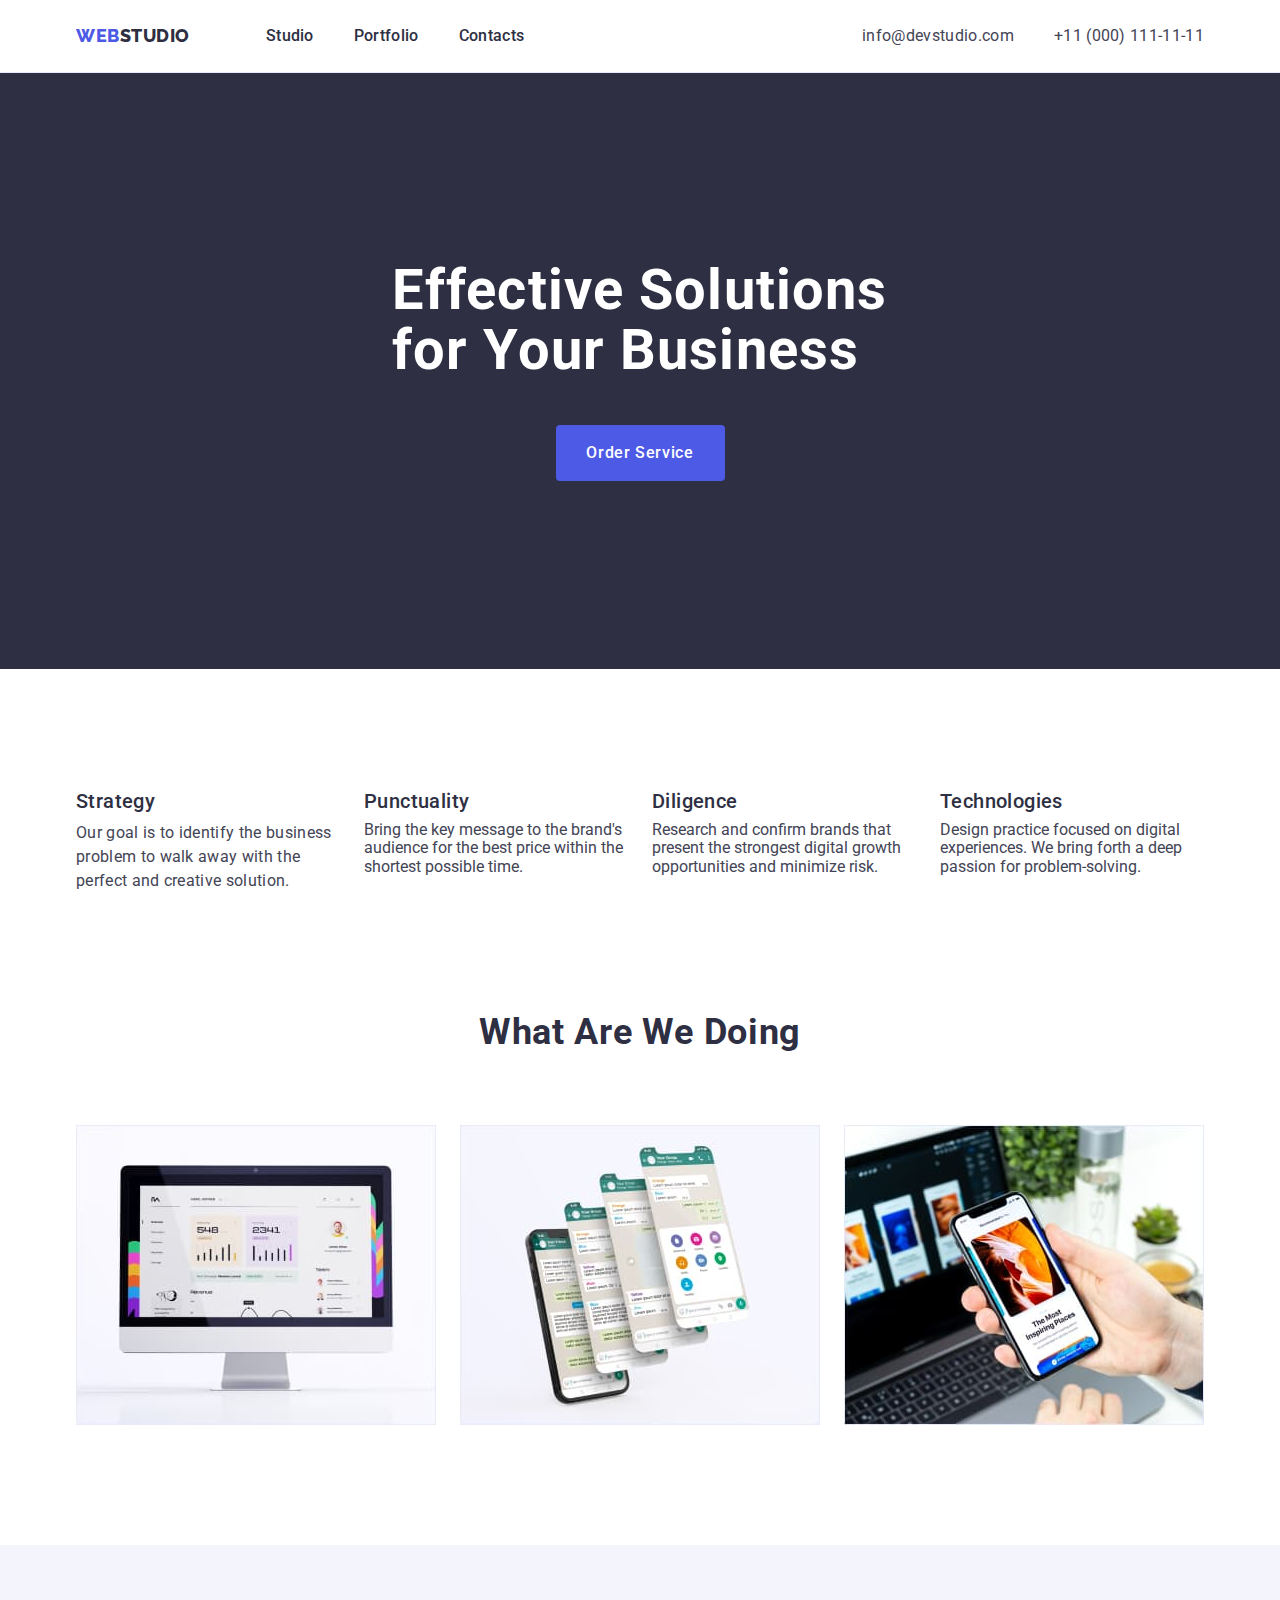
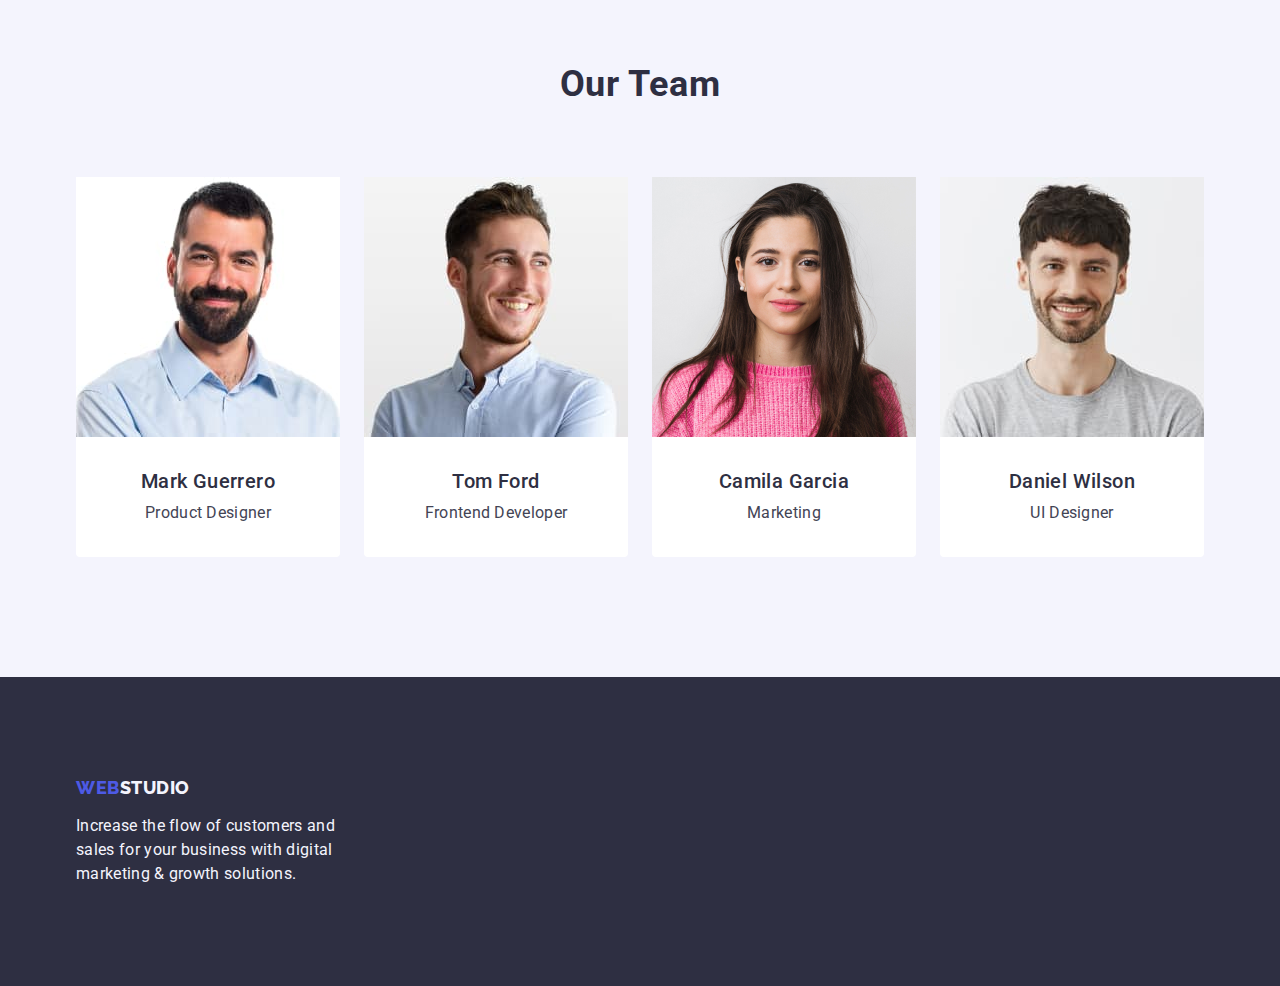
<file: index.html>
<!DOCTYPE html>
<html lang="en">
  <head>
    <meta charset="UTF-8" />
    <meta http-equiv="X-UA-Compatible" content="IE=edge" />
    <meta name="viewport" content="width=device-width, initial-scale=1.0" />
    <link rel="preconnect" href="https://fonts.googleapis.com" />
    <link rel="preconnect" href="https://fonts.gstatic.com" crossorigin />
    <link
      href="https://fonts.googleapis.com/css2?family=Inter:wght@400;700&family=Raleway:wght@800&family=Roboto:wght@400;500;700&display=swap"
      rel="stylesheet"
    />
    <link rel="stylesheet" href="./css/modern-normalize.min.css" />
    <link rel="stylesheet" href="./css/style.css" />
    <title>webstudio</title>
  </head>
  <body>
    <!-- HEADER -->
    <header class="header">
      <div class="header-container container">
        <nav class="navbar">
          <a class="navbar-logo link" href="./index.html">
            Web<span class="header-span">Studio</span>
          </a>
          <ul class="navbar-list list">
            <li class="navbar-item">
              <a class="navbar-link link" href="./index.html">Studio</a>
            </li>
            <li class="navbar-item">
              <a class="navbar-link link" href="./portfolio.html">Portfolio</a>
            </li>
            <li class="navbar-item">
              <a class="navbar-link link" href="">Contacts</a>
            </li>
          </ul>
        </nav>

        <address class="contact">
          <ul class="contact-list list">
            <li class="contact-item">
              <a class="contact-item-link link" href="mailto:info@devstudio.com"
                >info@devstudio.com</a
              >
            </li>
            <li class="contact-item">
              <a class="contact-item-link link" href="tel:+110001111111">+11 (000) 111-11-11</a>
            </li>
          </ul>
        </address>
      </div>
    </header>

    <!-- MAIN -->
    <main>
      <!-- HERO section -->
      <section class="hero">
        <div class="container">
          <h1 class="hero-title">Effective Solutions for Your Business</h1>
          <button class="hero-btn btn" type="button">Order Service</button>
        </div>
      </section>

      <!-- DESCRIPTION section-->
      <section class="about section">
        <div class="container">
          <h2 class="visually-hidden">About</h2>
          <ul class="about-list list">
            <li class="about-item">
              <h3 class="about-title">Strategy</h3>
              <p class="about-subtitle text">
                Our goal is to identify the business problem to walk away with the perfect and
                creative solution.
              </p>
            </li>
            <li class="about-item">
              <h3 class="about-title">Punctuality</h3>
              <p class="about-subtitle">
                Bring the key message to the brand's audience for the best price within the shortest
                possible time.
              </p>
            </li>
            <li class="about-item">
              <h3 class="about-title">Diligence</h3>
              <p class="about-subtitle">
                Research and confirm brands that present the strongest digital growth opportunities
                and minimize risk.
              </p>
            </li>
            <li class="about-item">
              <h3 class="about-title">Technologies</h3>
              <p class="about-subtitle">
                Design practice focused on digital experiences. We bring forth a deep passion for
                problem-solving.
              </p>
            </li>
          </ul>
        </div>
      </section>

      <!-- SCOPE section -->
      <section class="scope">
        <div class="container">
          <h2 class="section-title">What are we doing</h2>
          <ul class="scope-list list">
            <li class="scope-item">
              <img class="scope-img" src="./images/img1.jpg" alt="image" width="360" />
            </li>
            <li class="scope-item">
              <img class="scope-img" src="./images/img2.jpg" alt="image" width="360" />
            </li>
            <li class="scope-item">
              <img class="scope-img" src="./images/img3.jpg" alt="image" width="360" />
            </li>
          </ul>
        </div>
      </section>

      <!-- TEAM section -->
      <section class="team section">
        <div class="container">
          <h2 class="section-title">Our Team</h2>
          <ul class="team-list list">
            <li class="team-item">
              <img class="team-img" src="./images/photo1.jpg" alt="Mark Guerrero" width="264" />
              <div class="team-desc">
                <h3 class="team-subtitle">Mark Guerrero</h3>
                <p class="team-text text">Product Designer</p>
              </div>
            </li>
            <li class="team-item">
              <img class="team-img" src="./images/photo2.jpg" alt="Tom Ford" width="264" />
              <div class="team-desc">
                <h3 class="team-subtitle">Tom Ford</h3>
                <p class="team-text text">Frontend Developer</p>
              </div>
            </li>
            <li class="team-item">
              <img class="team-img" src="./images/photo3.jpg" alt="Camila Garcia" width="264" />
              <div class="team-desc">
                <h3 class="team-subtitle">Camila Garcia</h3>
                <p class="team-text text">Marketing</p>
              </div>
            </li>
            <li class="team-item">
              <img class="team-img" src="./images/photo4.jpg" alt="Daniel Wilson" width="264" />
              <div class="team-desc">
                <h3 class="team-subtitle">Daniel Wilson</h3>
                <p class="team-text text">UI Designer</p>
              </div>
            </li>
          </ul>
        </div>
      </section>
    </main>

    <!-- FOOTER section -->

    <footer class="footer">
      <div class="container">
        <a class="footer-logo link" href="./index.html"
          >Web<span class="footer-span">Studio</span></a
        >
        <p class="footer-text text">
          Increase the flow of customers and sales for your business with digital marketing & growth
          solutions.
        </p>
      </div>
    </footer>
  </body>
</html>
</file>
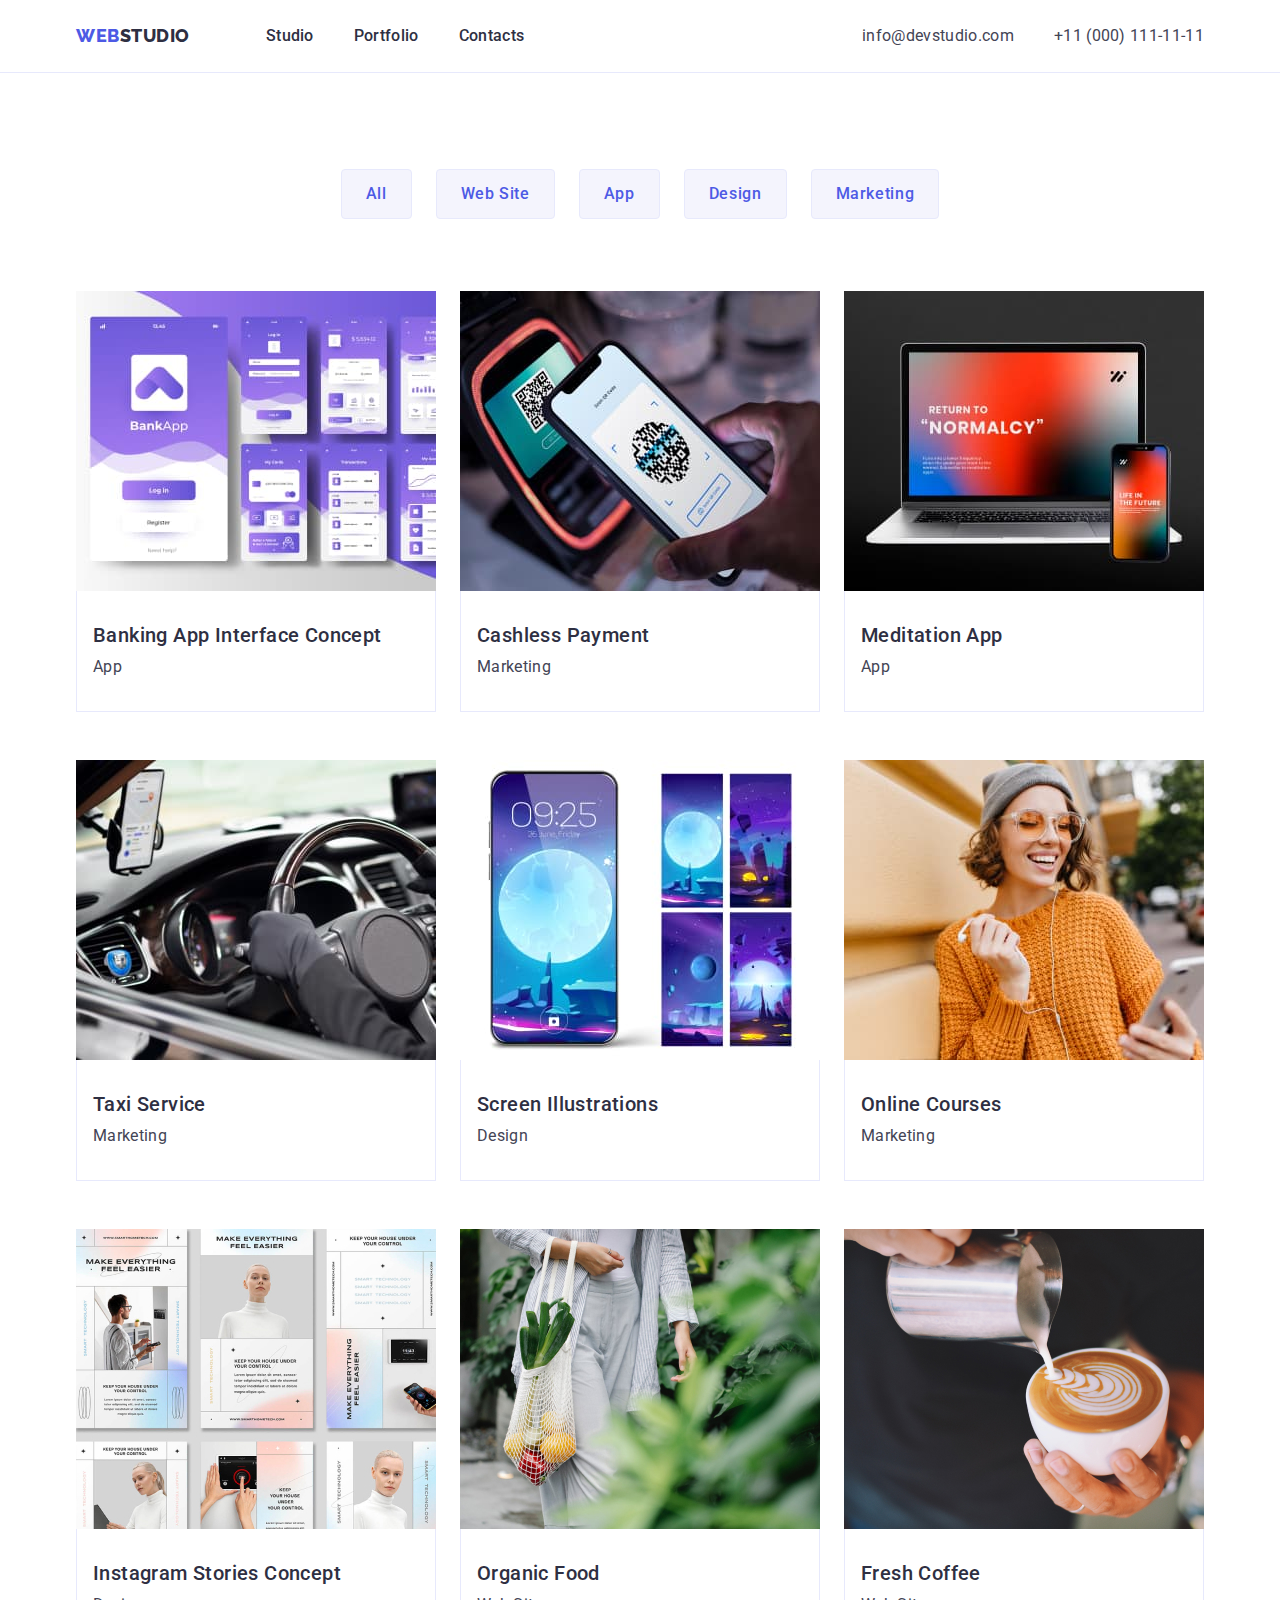
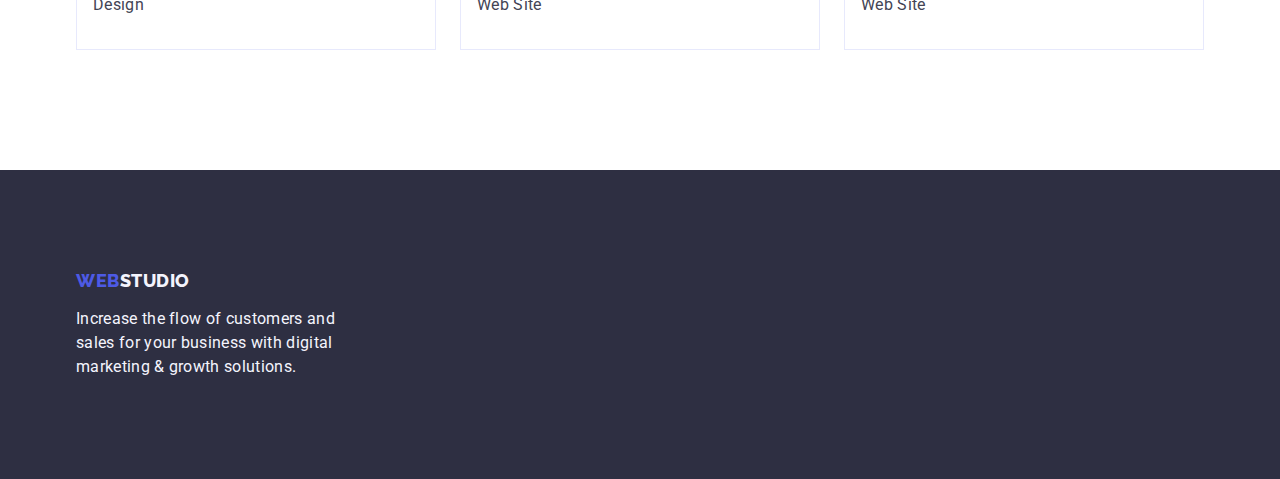
<file: portfolio.html>
<!DOCTYPE html>
<html lang="en">
  <head>
    <meta charset="UTF-8" />
    <meta http-equiv="X-UA-Compatible" content="IE=edge" />
    <meta name="viewport" content="width=device-width, initial-scale=1.0" />
    <link rel="preconnect" href="https://fonts.googleapis.com" />
    <link rel="preconnect" href="https://fonts.gstatic.com" crossorigin />
    <link
      href="https://fonts.googleapis.com/css2?family=Inter:wght@400;700&family=Raleway:wght@800&family=Roboto:wght@400;500;700&display=swap"
      rel="stylesheet"
    />
    <link rel="stylesheet" href="./css/modern-normalize.min.css" />
    <link rel="stylesheet" href="./css/style.css" />
    <title>Portfolio</title>
  </head>
  <body>
    <!-- HEADER -->

    <header class="header">
      <div class="header-container container">
        <nav class="navbar">
          <a class="navbar-logo link" href="./index.html"
            >Web<span class="header-span">Studio</span></a
          >
          <ul class="navbar-list list">
            <li class="navbar-item">
              <a class="navbar-link link" href="./index.html">Studio</a>
            </li>
            <li class="navbar-item">
              <a class="navbar-link link" href="./portfolio.html">Portfolio</a>
            </li>
            <li class="navbar-item">
              <a class="navbar-link link" href="">Contacts</a>
            </li>
          </ul>
        </nav>

        <address class="contact">
          <ul class="contact-list list">
            <li class="contact-item">
              <a class="contact-item-link link" href="mailto:info@devstudio.com"
                >info@devstudio.com</a
              >
            </li>
            <li class="contact-item">
              <a class="contact-item-link link" href="tel:+110001111111">+11 (000) 111-11-11</a>
            </li>
          </ul>
        </address>
      </div>
    </header>

    <main>
      <!-- MENU section -->
      <section class="menu section">
        <div class="container">
          <h1 class="visually-hidden">Choise</h1>
          <ul class="menu-btn-list list">
            <li class="menu-item">
              <button class="menu-btn btn" type="button">All</button>
            </li>
            <li class="menu-item">
              <button class="menu-btn btn" type="button">Web Site</button>
            </li>
            <li class="menu-item">
              <button class="menu-btn btn" type="button">App</button>
            </li>
            <li class="menu-item">
              <button class="menu-btn btn" type="button">Design</button>
            </li>
            <li class="menu-item">
              <button class="menu-btn btn" type="button">Marketing</button>
            </li>
          </ul>

          <ul class="menu-list list">
            <li class="menu-inner-list">
              <a href="" class="menu-inner-link link">
                <img class="menu-img" src="./images/img-row11.jpg" width="360" alt="image" />
                <div class="desc-container">
                  <h2 class="menu-title">Banking App Interface Concept</h2>
                  <p class="menu-desc text">App</p>
                </div>
              </a>
            </li>
            <li class="menu-inner-list">
              <a href="" class="menu-inner-link link">
                <img class="menu-img" src="./images/img-row12.jpg" width="360" alt="image" />
                <div class="desc-container">
                  <h2 class="menu-title">Cashless Payment</h2>
                  <p class="menu-desc text">Marketing</p>
                </div>
              </a>
            </li>
            <li class="menu-inner-list">
              <a href="" class="menu-inner-link link">
                <img class="menu-img" src="./images/img-row13.jpg" width="360" alt="image" />
                <div class="desc-container">
                  <h2 class="menu-title">Meditation App</h2>
                  <p class="menu-desc text">App</p>
                </div>
              </a>
            </li>
            <li class="menu-inner-list">
              <a href="" class="menu-inner-link link">
                <img class="menu-img" src="./images/img-row21.jpg" width="360" alt="image" />
                <div class="desc-container">
                  <h2 class="menu-title">Taxi Service</h2>
                  <p class="menu-desc text">Marketing</p>
                </div>
              </a>
            </li>
            <li class="menu-inner-list">
              <a href="" class="menu-inner-link link">
                <img class="menu-img" src="./images/img-row22.jpg" width="360" alt="image" />
                <div class="desc-container">
                  <h2 class="menu-title">Screen Illustrations</h2>
                  <p class="menu-desc text">Design</p>
                </div>
              </a>
            </li>
            <li class="menu-inner-list">
              <a href="" class="menu-inner-link link">
                <img class="menu-img" src="./images/img-row23.jpg" width="360" alt="image" />
                <div class="desc-container">
                  <h2 class="menu-title">Online Courses</h2>
                  <p class="menu-desc text">Marketing</p>
                </div>
              </a>
            </li>
            <li class="menu-inner-list">
              <a href="" class="menu-inner-link link">
                <img class="menu-img" src="./images/img-row31.jpg" width="360" alt="image" />
                <div class="desc-container">
                  <h2 class="menu-title">Instagram Stories Concept</h2>
                  <p class="menu-desc text">Design</p>
                </div>
              </a>
            </li>
            <li class="menu-inner-list">
              <a href="" class="menu-inner-link link">
                <img class="menu-img" src="./images/img-row32.jpg" width="360" alt="image" />
                <div class="desc-container">
                  <h2 class="menu-title">Organic Food</h2>
                  <p class="menu-desc text">Web Site</p>
                </div>
              </a>
            </li>
            <li class="menu-inner-list">
              <a href="" class="menu-inner-link link">
                <img class="menu-img" src="./images/img-row33.jpg" width="360" alt="image" />
                <div class="desc-container">
                  <h2 class="menu-title">Fresh Coffee</h2>
                  <p class="menu-desc text">Web Site</p>
                </div>
              </a>
            </li>
          </ul>
        </div>
      </section>
    </main>

    <footer class="footer">
      <div class="container">
        <a class="footer-logo link" href="./index.html"
          >Web<span class="footer-span">Studio</span></a
        >
        <p class="footer-text text">
          Increase the flow of customers and sales for your business with digital marketing & growth
          solutions.
        </p>
      </div>
    </footer>
  </body>
</html>
</file>
<file: css/style.css>
:root {
  /* Fonts */
  --font-primary: 'Roboto', sans-serif;

  /* Color */
  --color-main: #2e2f42;
  --body-text: #434455;
  --color-bg: #f4f4fd;
  --color-button: #4d5ae5;
}
body {
  font-family: var(--font-primary);
  background-color: #fff;
  color: var(--body-text);
}

/* reset start */
h1,
h2,
h3,
h4,
h5,
h6,
p {
  margin: 0;
}
img {
  display: block;
  max-width: 100%;
}
.list {
  list-style: none;
  margin: 0;
  padding: 0;
}
.link {
  text-decoration: none;
}
button {
  cursor: pointer;
}
.btn {
  font-family: 'Roboto', sans-serif;
  font-weight: 500;
  font-size: 16px;
  line-height: 1.5;
  letter-spacing: 0.04em;
  border-radius: 4px;
}
.text {
  font-weight: 400;
  line-height: 1.5;
  font-size: 16px;
  letter-spacing: 0.02em;
}
.visually-hidden {
  position: absolute;
  width: 1px;
  height: 1px;
  margin: -1px;
  border: 0;
  padding: 0;

  white-space: nowrap;
  clip-path: inset(100%);
  clip: rect(0 0 0 0);
  overflow: hidden;
}
.section {
  padding: 120px 0;
}
.container {
  width: 1158px;
  margin: 0 auto;
  padding: 0 15px;
}
/**
  |============================
  | HEADER
  |============================
*/
.header {
  display: flex;
  align-items: center;
  border-bottom: 1px solid #e7e9fc;
}
.header-container {
  display: flex;
  align-items: center;
}
.navbar {
  display: flex;
  align-items: center;
  margin-right: auto;
}
.navbar-logo {
  font-family: 'Raleway', sans-serif;
  margin-right: 76px;
  font-weight: 800;
  letter-spacing: 0.03em;
  font-size: 18px;
  line-height: 1.17;
  text-transform: uppercase;
  color: var(--color-button);
}
.header-span {
  color: var(--color-main);
}
.navbar-list {
  display: flex;
  gap: 40px;
}
.navbar-link {
  padding: 24px 0;
  display: block;
  font-weight: 500;
  font-size: 16px;
  line-height: 1.5;
  letter-spacing: 0.02em;
  color: var(--color-main);
}
.navbar-link:focus,
.navbar-link:hover {
  color: #404bbf;
}
.contact {
  font-style: normal;
}
.contact-list {
  display: flex;
  gap: 40px;
}
.contact-item-link {
  font-weight: 400;
  font-size: 16px;
  line-height: 1.5;
  letter-spacing: 0.02em;
  color: var(--body-text);
}
.contact .link:focus,
.contact .link:hover {
  color: #404bbf;
}

/**
  |============================
  | HERO
  |============================
*/
.hero {
  padding: 188px 0;
  background-color: var(--color-main);
}
.hero-title {
  max-width: 496px;
  font-weight: 700;
  font-size: 56px;
  line-height: 1.07;
  margin: 0 auto;
  letter-spacing: 0.02em;
  color: #fff;
  margin-bottom: 44px;
}
.hero-btn {
  height: 56px;
  border: none;
  background-color: var(--color-button);
  color: #fff;
  display: block;
  min-width: 169px;
  margin: 0 auto;
}
.hero-btn:focus,
.hero-btn:hover {
  background-color: #404bbf;
}

/**
  |============================
  | ABOUT
  |============================
*/
.about-item {
  width: calc((100% - 3 * 24px) / 4);
}
.about-list {
  display: flex;
  gap: 24px;
}
.about-title {
  margin-bottom: 8px;
  font-weight: 500;
  font-size: 20px;
  line-height: 1.2;
  letter-spacing: 0.02em;
  color: var(--color-main);
}
.about-subtitle {
  color: var(--body-text);
}

/**
  |============================
  | SCOPE
  |============================
*/
.scope {
  padding-bottom: 120px;
}
.section-title {
  margin-bottom: 72px;
  font-weight: 700;
  font-size: 36px;
  line-height: 1.11;
  text-align: center;
  letter-spacing: 0.02em;
  text-transform: capitalize;
  color: var(--color-main);
}
.scope-list {
  display: flex;
  gap: 24px;
}
.scope-item {
  width: calc((100%-16px * 3) / 3);
}

/**
  |============================
  | TEAM
  |============================
*/
.team {
  background-color: var(--color-bg);
}
.team-img {
  overflow: hidden;
}
.team-item {
  background-color: #fff;
}
.team-title {
  margin-bottom: 72px;
}
.team-list {
  display: flex;
  gap: 24px;
}
.team-item {
  width: calc((100% -24px * 3) / 4);
  border-radius: 0px 0px 4px 4px;
}
.team-desc {
  padding: 32px 16px;
}
.team-subtitle {
  text-align: center;
  margin-bottom: 8px;
  font-weight: 500;
  font-size: 20px;
  line-height: 1.2;
  letter-spacing: 0.02em;
  color: var(--color-main);
}
.team-text {
  text-align: center;
  color: var(--body-text);
}

/**
  |============================
  | FOOTER
  |============================
*/
.footer {
  padding: 100px 0;
  background-color: var(--color-main);
  color: var(--color-bg);
}
.footer-logo {
  display: inline-block;
  margin-bottom: 16px;
  font-family: 'Raleway', sans-serif;
  font-weight: 800;
  font-size: 18px;
  line-height: 1.17;
  letter-spacing: 0.03em;
  text-transform: uppercase;
  color: var(--color-button);
}
.footer-text {
  max-width: 264px;
}
.footer-logo span {
  color: var(--color-bg);
}

/**
  |============================
  | PORTFOLIO
  |============================
*/
.menu {
  padding: 96px 0 120px;
}

.menu-btn {
  color: var(--color-button);
  background-color: var(--color-bg);
  padding: 12px 24px;
  border: 1px solid #e7e9fc;
}
.menu-btn:hover,
.menu-btn:focus {
  color: #fff;
  background-color: #404bbf;
  border: 1px solid transparent;
}
.menu-btn-list {
  display: flex;
  gap: 24px;
  margin-bottom: 72px;
  justify-content: center;
}
.menu-list {
  display: flex;
  flex-wrap: wrap;
  row-gap: 48px;
  column-gap: 24px;
}
.menu-list .list {
  list-style: none;
}
.menu-inner-list {
  width: calc((100% - 48px) / 3);
}
.menu-title {
  font-weight: 500;
  font-size: 20px;
  line-height: 1.2;
  letter-spacing: 0.02em;
  color: var(--color-main);
  margin-bottom: 8px;
}
.menu-desc {
  font-style: 16px;
  line-height: 1.5;
  letter-spacing: 0.02em;
  color: var(--body-text);
}
.desc-container {
  padding: 32px 16px;
  border: 1px solid #e7e9fc;
  border-top: none;
}
</file>
